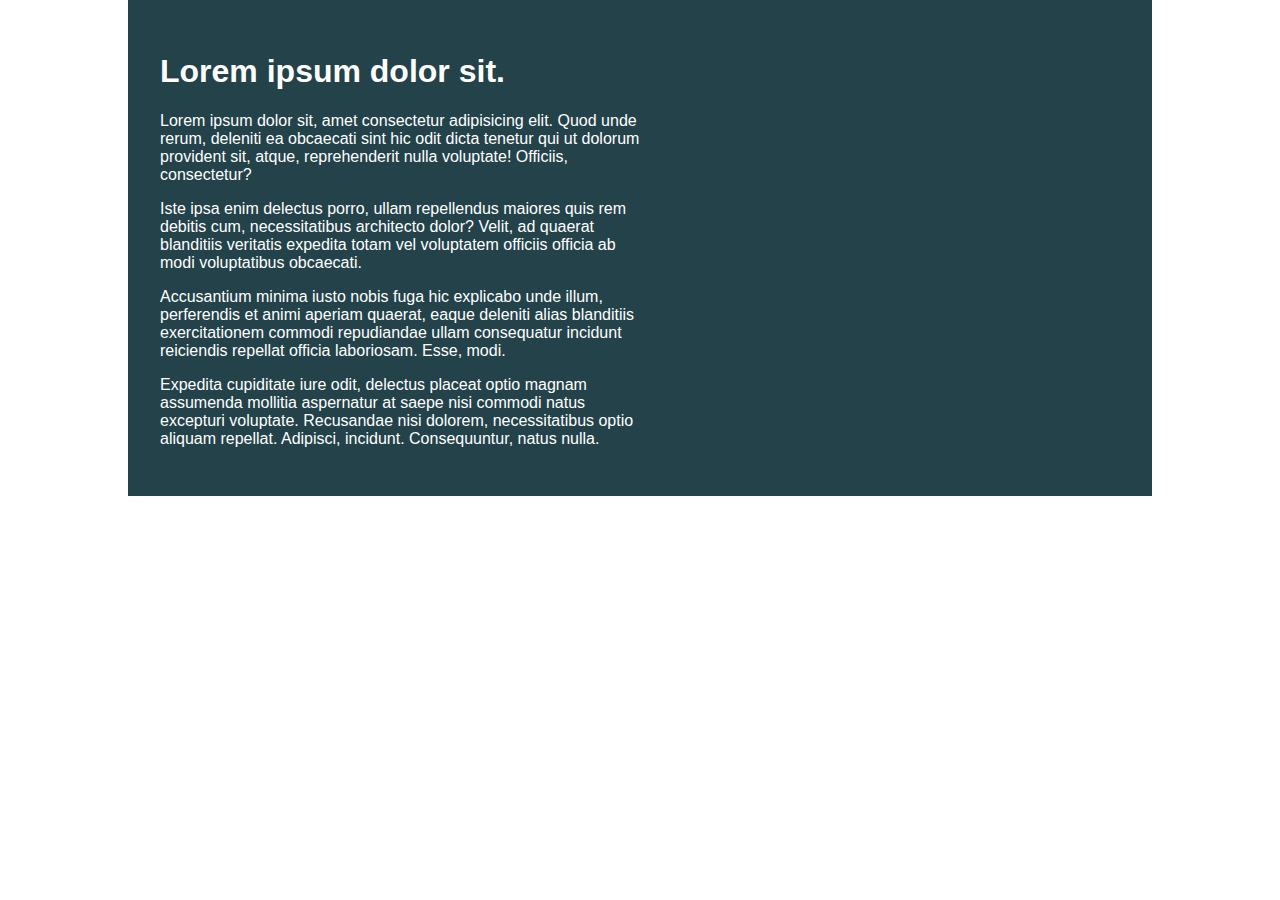
<file: Challenge 1/index.html>
<!DOCTYPE html>
<html lang="en">

<head>
    <meta charset="UTF-8">
    <meta name="viewport" content="width=device-width, initial-scale=1.0">
    <title>Day 01</title>

    <link rel="stylesheet" href="style.css">
</head>

<body>
    <div class="container">
        <div class="intro-content">
            <h1>Lorem ipsum dolor sit.</h1>
            <p>Lorem ipsum dolor sit, amet consectetur adipisicing elit. Quod unde rerum, deleniti ea obcaecati sint hic
                odit dicta tenetur qui ut dolorum provident sit, atque, reprehenderit nulla voluptate! Officiis,
                consectetur?</p>
            <p>Iste ipsa enim delectus porro, ullam repellendus maiores quis rem debitis cum, necessitatibus architecto
                dolor? Velit, ad quaerat blanditiis veritatis expedita totam vel voluptatem officiis officia ab modi
                voluptatibus obcaecati.</p>
            <p>Accusantium minima iusto nobis fuga hic explicabo unde illum, perferendis et animi aperiam quaerat, eaque
                deleniti alias blanditiis exercitationem commodi repudiandae ullam consequatur incidunt reiciendis
                repellat officia laboriosam. Esse, modi.</p>
            <p>Expedita cupiditate iure odit, delectus placeat optio magnam assumenda mollitia aspernatur at saepe nisi
                commodi natus excepturi voluptate. Recusandae nisi dolorem, necessitatibus optio aliquam repellat.
                Adipisci, incidunt. Consequuntur, natus nulla.</p>
        </div>
    </div>
</body>

</html>
</file>
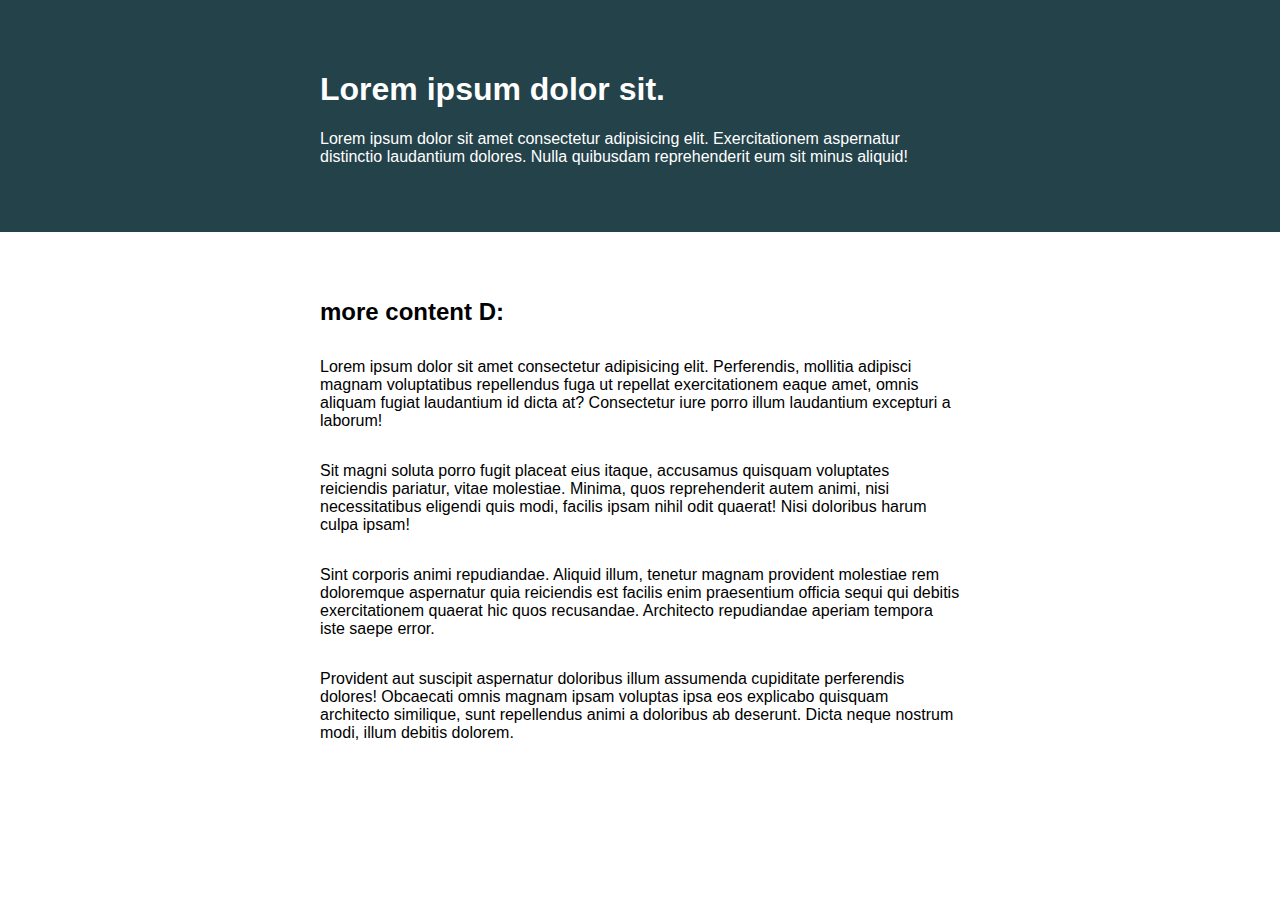
<file: Challenge 2/index.html>
<!DOCTYPE html>
<html lang="en">
<head> 
    <meta charset="UTF-8">
    <meta name="viewport" content="width=device-width, initial-scale=1.0">
    <title>Day 01</title>
 
    <link rel="stylesheet" href="style.css">
</head>
<body>

    <div class="container">
        <div class="intro-content">
            <h1>Lorem ipsum dolor sit.</h1>
            <p>Lorem ipsum dolor sit amet consectetur adipisicing elit. Exercitationem aspernatur distinctio laudantium dolores. Nulla quibusdam reprehenderit eum sit minus aliquid!</p>
        </div>
    </div>


    <div class="container">
        <h2 class="description-title">more content D:</h2>
        <p class="description-text">Lorem ipsum dolor sit amet consectetur adipisicing elit. Perferendis, mollitia adipisci magnam voluptatibus repellendus fuga ut repellat exercitationem eaque amet, omnis aliquam fugiat laudantium id dicta at? Consectetur iure porro illum laudantium excepturi a laborum!</p>
        <p class="description-text">Sit magni soluta porro fugit placeat eius itaque, accusamus quisquam voluptates reiciendis pariatur, vitae molestiae. Minima, quos reprehenderit autem animi, nisi necessitatibus eligendi quis modi, facilis ipsam nihil odit quaerat! Nisi doloribus harum culpa ipsam!</p>
        <p class="description-text">Sint corporis animi repudiandae. Aliquid illum, tenetur magnam provident molestiae rem doloremque aspernatur quia reiciendis est facilis enim praesentium officia sequi qui debitis exercitationem quaerat hic quos recusandae. Architecto repudiandae aperiam tempora iste saepe error.</p>
        <p class="description-text">Provident aut suscipit aspernatur doloribus illum assumenda cupiditate perferendis dolores! Obcaecati omnis magnam ipsam voluptas ipsa eos explicabo quisquam architecto similique, sunt repellendus animi a doloribus ab deserunt. Dicta neque nostrum modi, illum debitis dolorem.</p>
    </div>


</body>
</html>
</file>
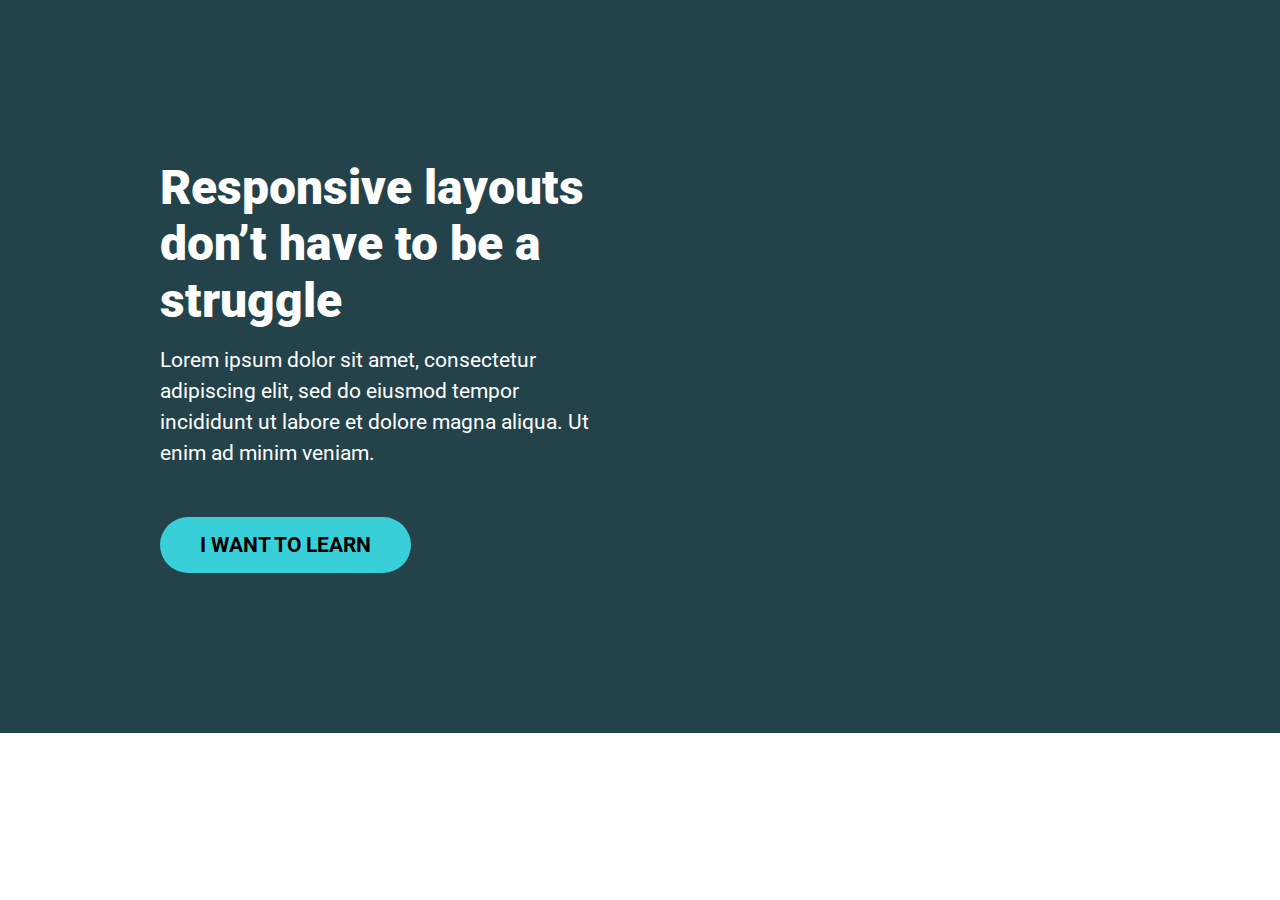
<file: Challenge 3/index.html>
<!DOCTYPE html>
<html>
<head>
  <meta charset='utf-8'>
  <meta http-equiv='X-UA-Compatible' content='IE=edge'>
  <title>Challenge 3</title>
  <meta name='viewport' content='width=device-width, initial-scale=1'>
  <link rel='stylesheet' type='text/css' media='screen' href='style.css'>
  <link rel="preconnect" href="https://fonts.googleapis.com">
  <link rel="preconnect" href="https://fonts.gstatic.com" crossorigin>
  <link href="https://fonts.googleapis.com/css2?family=Roboto:wght@400;700;900&display=swap" rel="stylesheet">
</head>
<body>
  <div class="container">
    <div class="container__title">
      Responsive layouts don’t have
      to be a struggle
    </div>
    <div class="container__description">
      Lorem ipsum dolor sit amet, consectetur adipiscing elit, sed do eiusmod
      tempor incididunt ut labore et dolore magna aliqua. Ut enim ad minim
      veniam.
    </div>
    <button class="container__button">
      I WANT TO LEARN
    </button>
  </div>
</body>
</html>
</file>
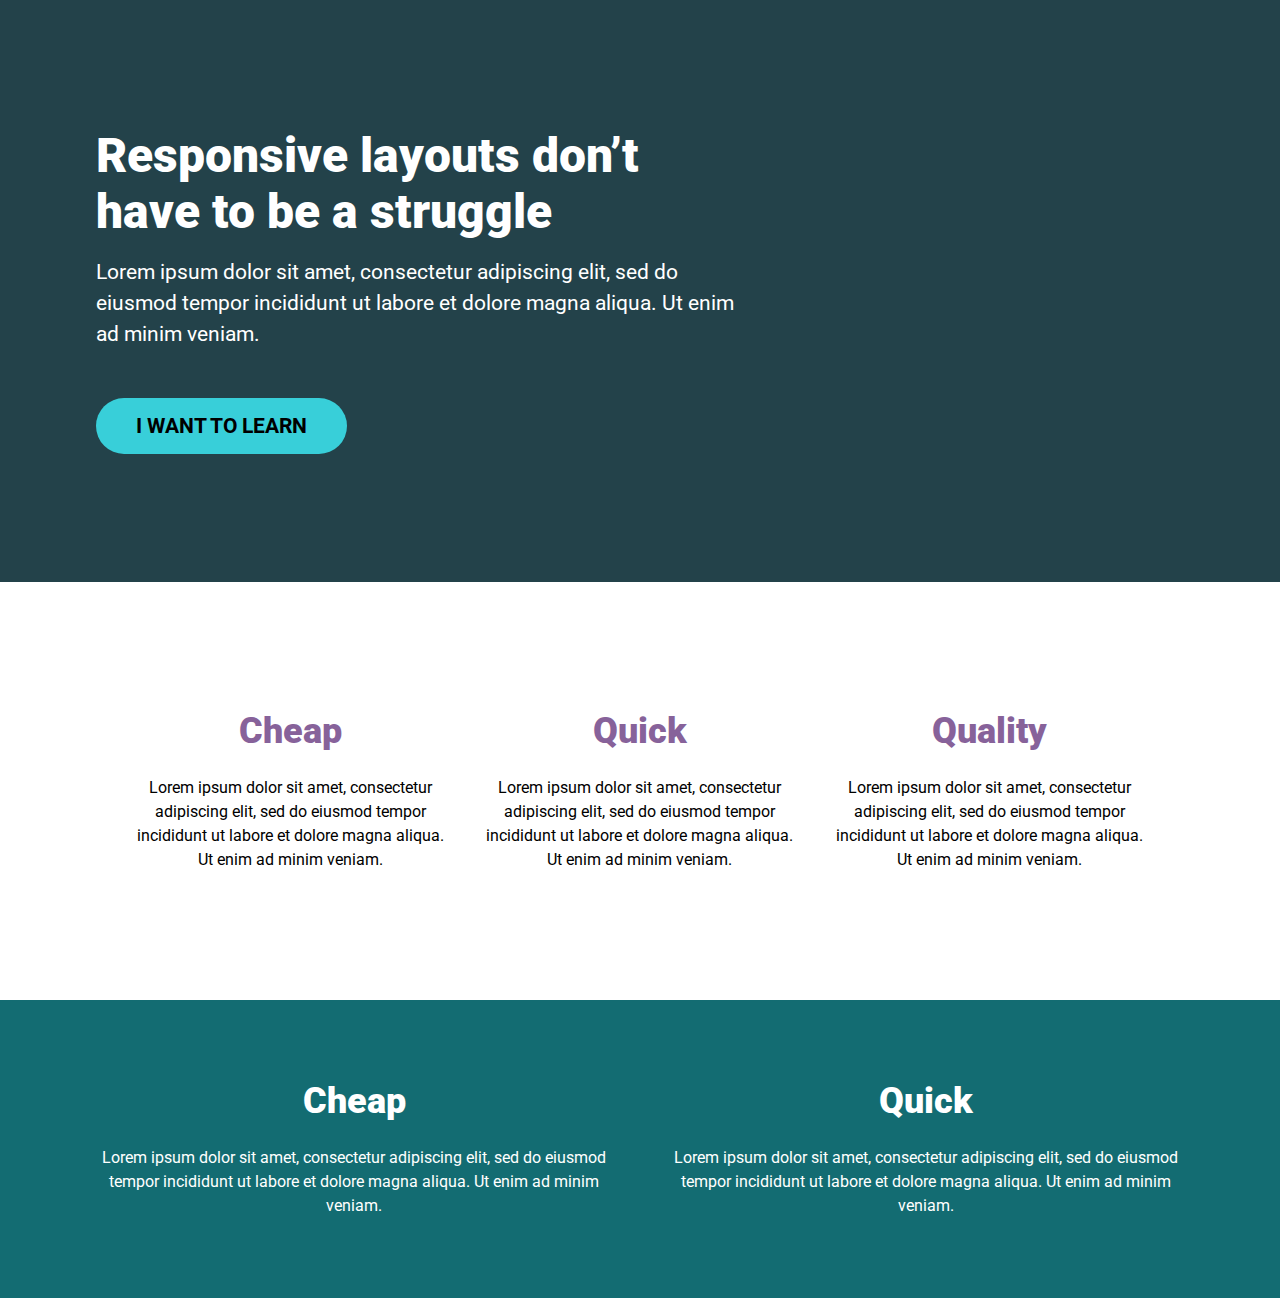
<file: Challenge 4/index.html>
<!DOCTYPE html>
<html>
<head>
  <meta charset='utf-8'>
  <meta http-equiv='X-UA-Compatible' content='IE=edge'>
  <title>Challenge 4</title>
  <meta name='viewport' content='width=device-width, initial-scale=1'>
  <link rel='stylesheet' type='text/css' media='screen' href='style.css'>
  <link rel="preconnect" href="https://fonts.googleapis.com">
  <link rel="preconnect" href="https://fonts.gstatic.com" crossorigin>
  <link href="https://fonts.googleapis.com/css2?family=Roboto:wght@400;700;900&display=swap" rel="stylesheet">
</head>
<body>
  <div class="container">
    <div class="container__title">
      Responsive layouts don’t have
      to be a struggle
    </div>
    <div class="container__description">
      Lorem ipsum dolor sit amet, consectetur adipiscing elit, sed do eiusmod
      tempor incididunt ut labore et dolore magna aliqua. Ut enim ad minim
      veniam.
    </div>
    <button class="container__button">
      I WANT TO LEARN
    </button>
  </div>
  <div class="container">
    <div class="container__card">
      <div class="card__title">Cheap</div>
      <div class="card__description">
        Lorem ipsum dolor sit amet, consectetur
        adipiscing elit, sed do eiusmod tempor
        incididunt ut labore et dolore magna
        aliqua. Ut enim ad minim veniam.
      </div>
    </div>
    <div class="container__card">
      <div class="card__title">Quick</div>
      <div class="card__description">
        Lorem ipsum dolor sit amet, consectetur
        adipiscing elit, sed do eiusmod tempor
        incididunt ut labore et dolore magna
        aliqua. Ut enim ad minim veniam.
      </div>
    </div>
    <div class="container__card">
      <div class="card__title">Quality</div>
      <div class="card__description">
        Lorem ipsum dolor sit amet, consectetur
        adipiscing elit, sed do eiusmod tempor
        incididunt ut labore et dolore magna
        aliqua. Ut enim ad minim veniam.
      </div>
    </div>
  </div>
  <div class="container">
    <div class="container__card">
      <div class="card__title">Cheap</div>
      <div class="card__description">
        Lorem ipsum dolor sit amet, consectetur adipiscing elit, sed
        do eiusmod tempor incididunt ut labore et dolore magna
        aliqua. Ut enim ad minim veniam.</div>
    </div>
    <div class="container__card">
      <div class="card__title">Quick</div>
      <div class="card__description">
        Lorem ipsum dolor sit amet, consectetur adipiscing elit, sed
        do eiusmod tempor incididunt ut labore et dolore magna
        aliqua. Ut enim ad minim veniam.</div>
    </div>
  </div>
</body>
</html>
</file>
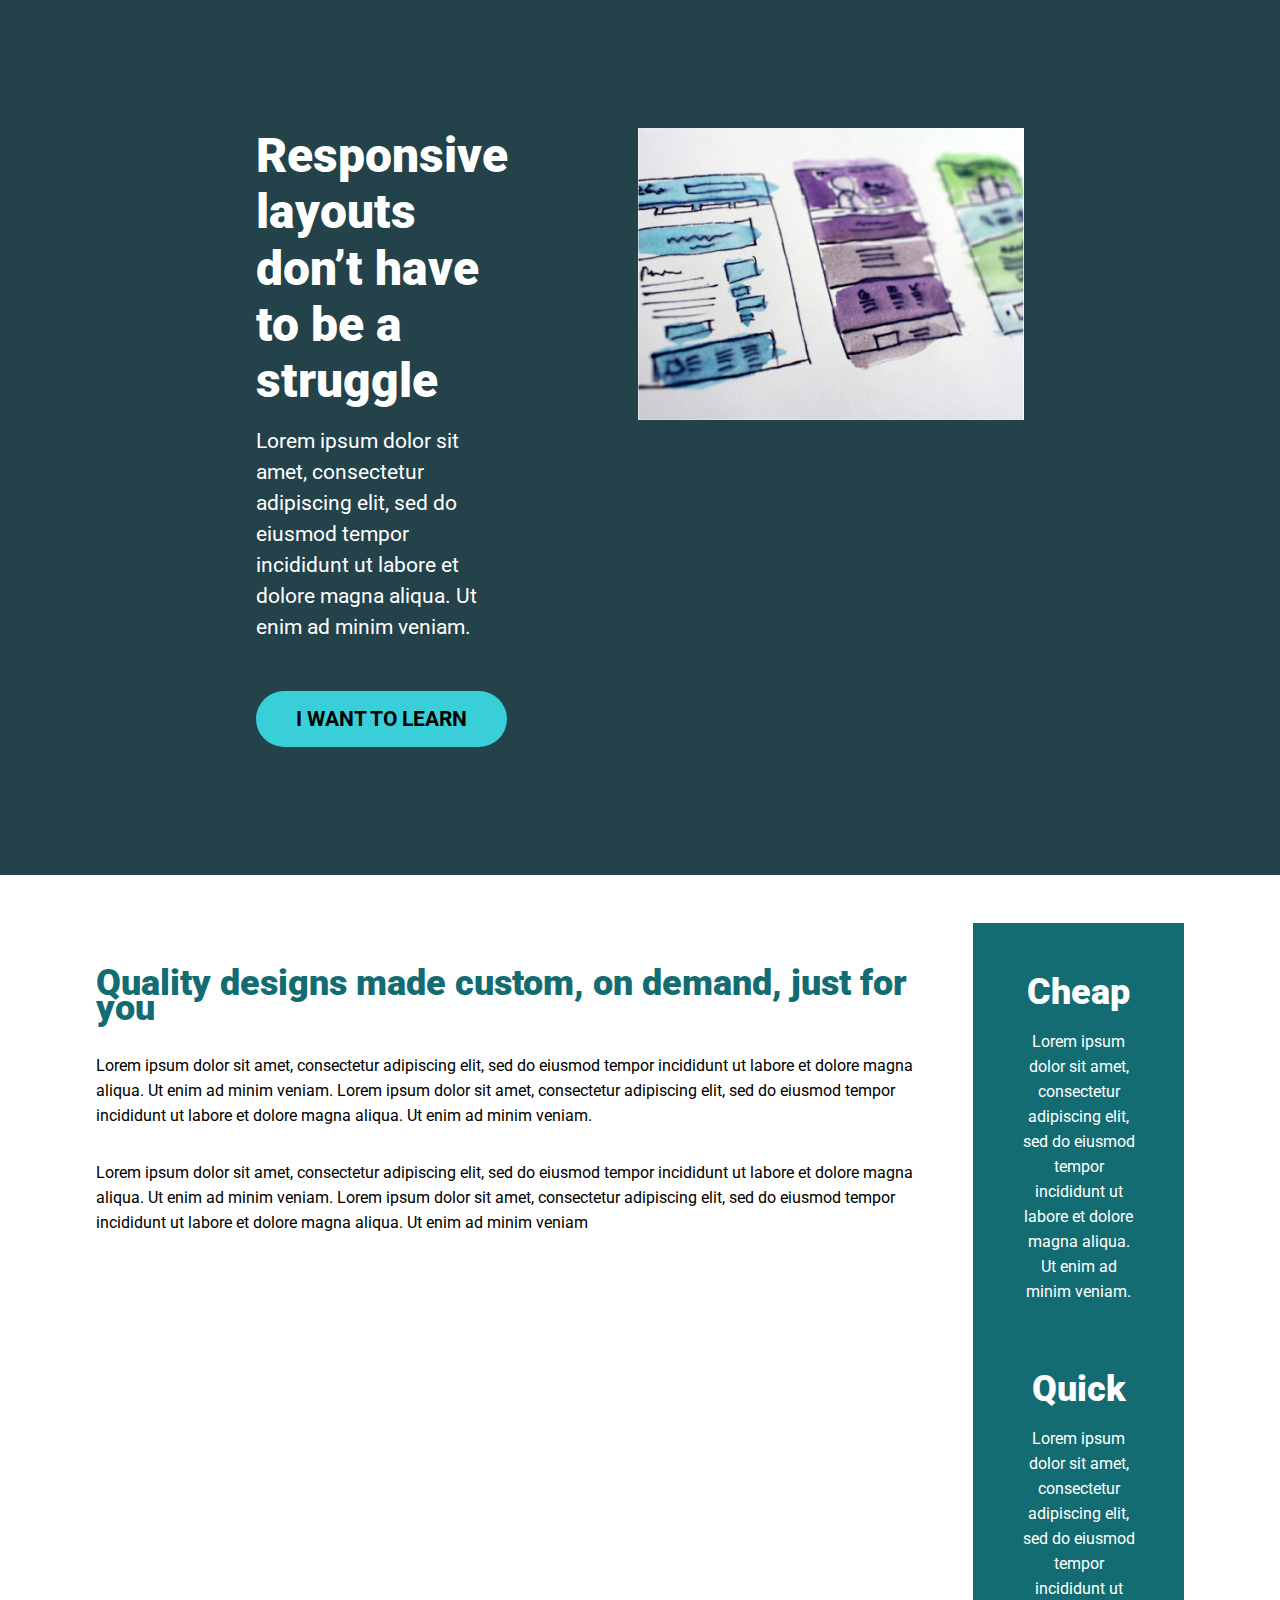
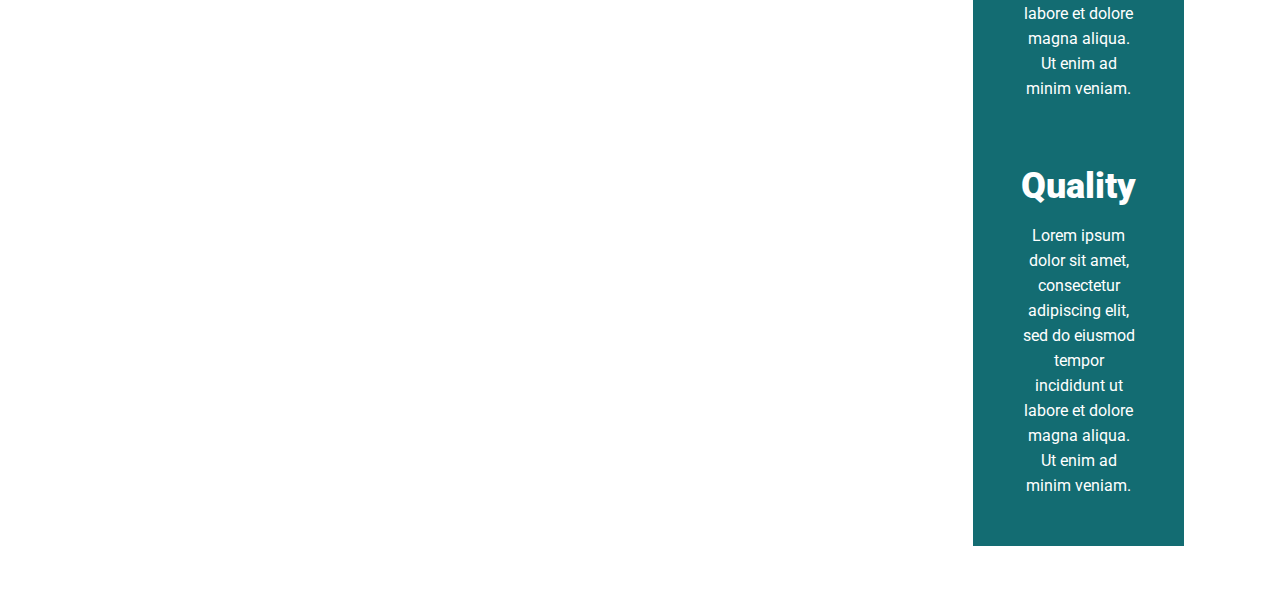
<file: Challenge 5/index.html>
<!DOCTYPE html>
<html>
<head>
  <meta charset='utf-8'>
  <meta http-equiv='X-UA-Compatible' content='IE=edge'>
  <title>Challenge 5</title>
  <meta name='viewport' content='width=device-width, initial-scale=1'>
  <link rel='stylesheet' type='text/css' media='screen' href='style.css'>
  <link rel="preconnect" href="https://fonts.googleapis.com">
  <link rel="preconnect" href="https://fonts.gstatic.com" crossorigin>
  <link href="https://fonts.googleapis.com/css2?family=Roboto:wght@400;700;900&display=swap" rel="stylesheet">
</head>
<body>
  <div class="container">
    <div>
      <h1 class="container__title">
        Responsive layouts don’t have
        to be a struggle
      </h1>
      <p class="container__description">
        Lorem ipsum dolor sit amet, consectetur adipiscing elit, sed do eiusmod
        tempor incididunt ut labore et dolore magna aliqua. Ut enim ad minim
        veniam.
      </p>
      <button class="container__button">
        I WANT TO LEARN
      </button>
    </div>
    <img class="container__image" src="./img/hero-img.jpg" alt="hero">
  </div>
  <div class="container">
    <main class="container__content">
      <h1 class="container__title">
        Quality designs made custom, on demand,
        just for you
      </h1>
      <p class="container__description">
        Lorem ipsum dolor sit amet, consectetur adipiscing elit, sed do eiusmod
        tempor incididunt ut labore et dolore magna aliqua. Ut enim ad minim
        veniam. Lorem ipsum dolor sit amet, consectetur adipiscing elit, sed do
        eiusmod tempor incididunt ut labore et dolore magna aliqua. Ut enim ad
        minim veniam.
      </p>
      <p class="container__description">
        Lorem ipsum dolor sit amet, consectetur adipiscing elit, sed do eiusmod
        tempor incididunt ut labore et dolore magna aliqua. Ut enim ad minim
        veniam. Lorem ipsum dolor sit amet, consectetur adipiscing elit, sed do
        eiusmod tempor incididunt ut labore et dolore magna aliqua. Ut enim ad
        minim veniam
      </p>
    </main>
    <aside class="container__list">
      <div class="container__card">
        <h2 class="card__title">Cheap</h2>
        <p class="card__description">
          Lorem ipsum dolor sit amet, consectetur adipiscing elit, sed
          do eiusmod tempor incididunt ut labore et dolore magna
          aliqua. Ut enim ad minim veniam.</p>
      </div>
      <div class="container__card">
        <h2 class="card__title">Quick</h2>
        <p class="card__description">
          Lorem ipsum dolor sit amet, consectetur adipiscing elit, sed
          do eiusmod tempor incididunt ut labore et dolore magna
          aliqua. Ut enim ad minim veniam.</p>
      </div>
      <div class="container__card">
        <h2 class="card__title">Quality</h2>
        <p class="card__description">
          Lorem ipsum dolor sit amet, consectetur adipiscing elit, sed
          do eiusmod tempor incididunt ut labore et dolore magna
          aliqua. Ut enim ad minim veniam.</p>
      </div>
    </aside>
  </div>
</body>
</html>
</file>
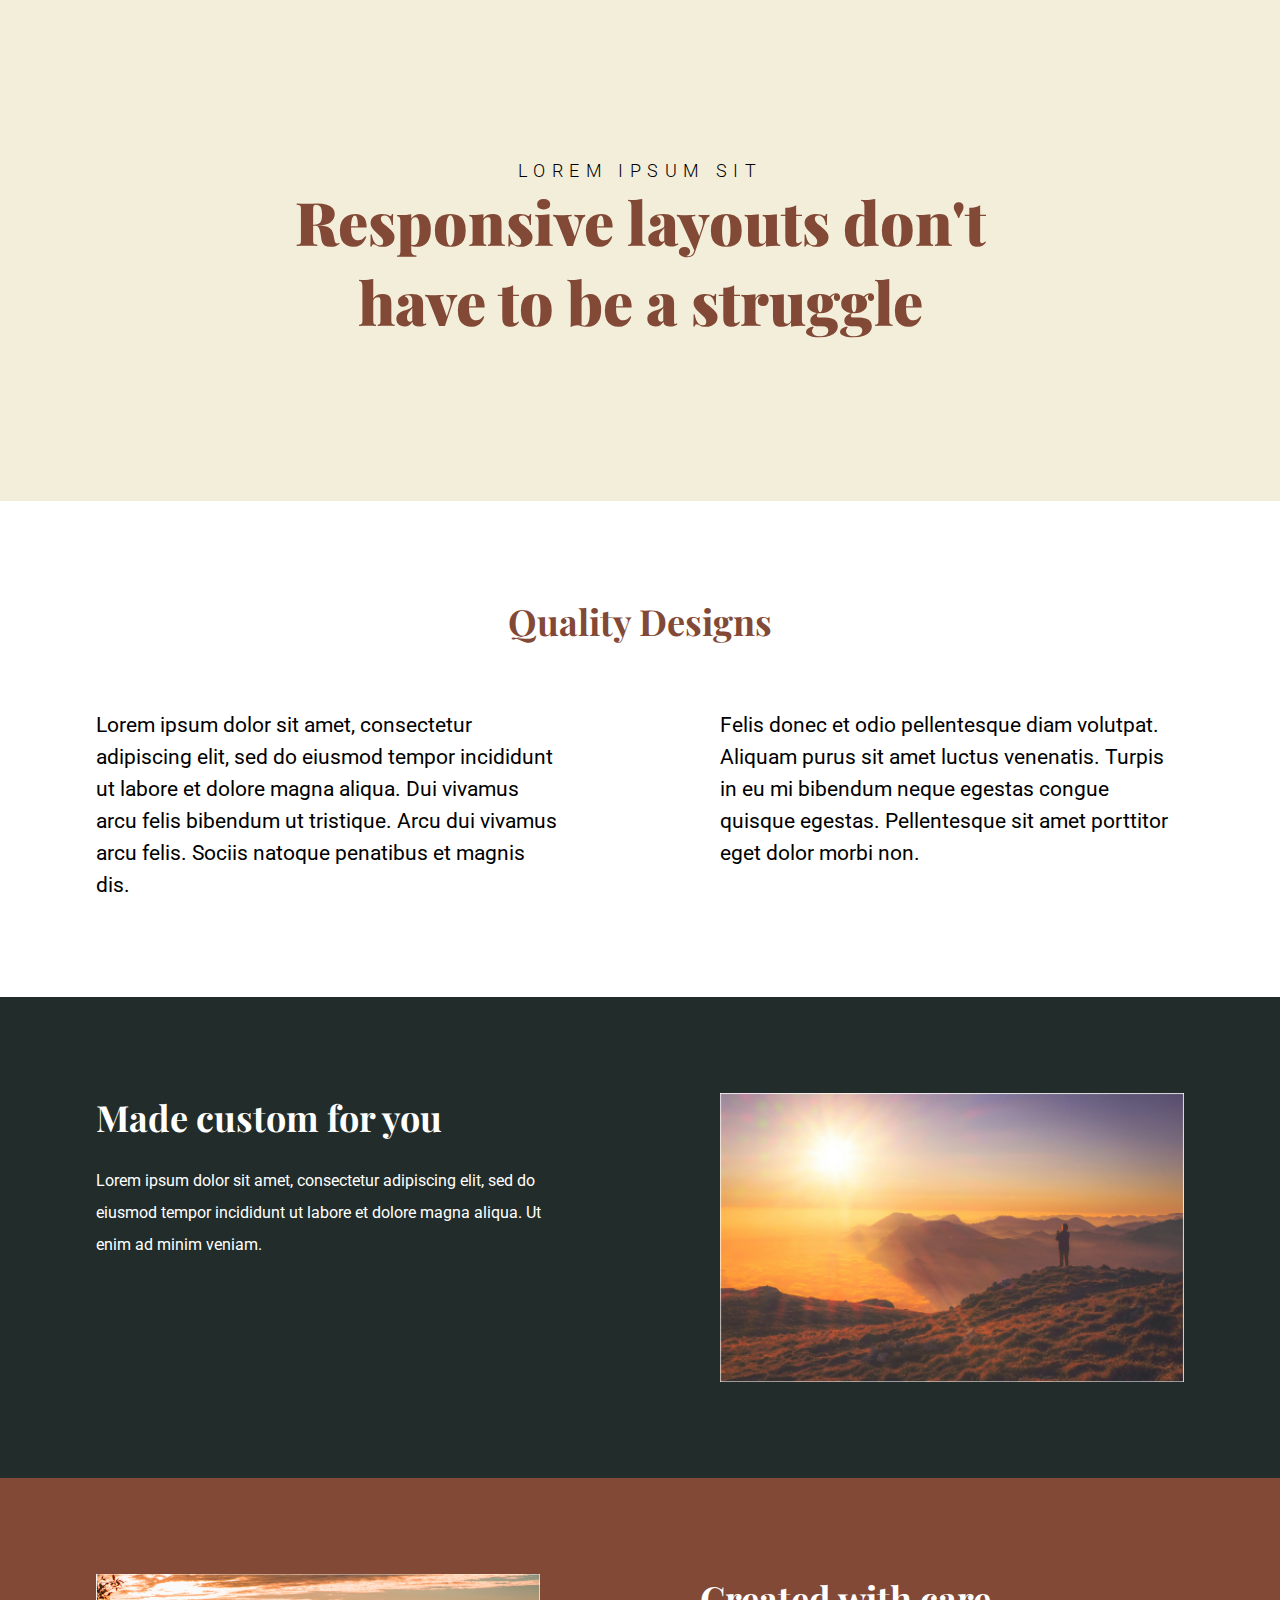
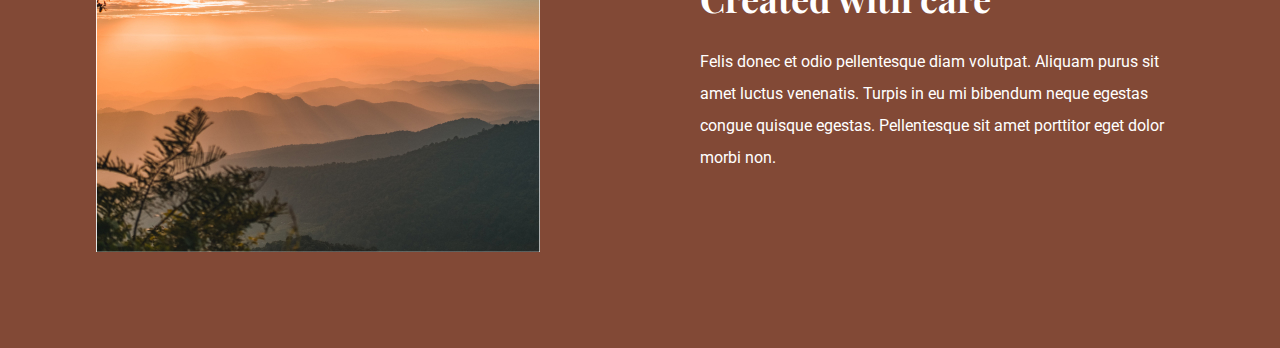
<file: Challenge 7/index.html>
<!DOCTYPE html>
<html>
<head>
  <meta charset='utf-8'>
  <meta http-equiv='X-UA-Compatible' content='IE=edge'>
  <title>Challenge 7</title>
  <meta name='viewport' content='width=device-width, initial-scale=1'>
  <link rel='stylesheet' type='text/css' media='screen' href='style.css'>
  <link rel="preconnect" href="https://fonts.googleapis.com">
  <link rel="preconnect" href="https://fonts.gstatic.com" crossorigin>
  <link href="https://fonts.googleapis.com/css2?family=Roboto:wght@300;400&display=swap" rel="stylesheet">
  <link href="https://fonts.googleapis.com/css2?family=Playfair+Display:wght@900&display=swap" rel="stylesheet">
</head>
<body>
  <div class="hero">
    <h6 class="hero__subtext">
      LOREM IPSUM SIT
    </h6>
    <h1 class="hero__title">
      Responsive layouts don't <br>
      have to be a struggle
    </h1>
  </div>
  <section class="quality">
    <h2 class="quality__title">
      Quality Designs
    </h2>
    <span class="quality__text">
      <p>
        Lorem ipsum dolor sit amet, consectetur adipiscing elit,
        sed do eiusmod tempor incididunt ut labore et dolore
        magna aliqua. Dui vivamus arcu felis bibendum ut
        tristique. Arcu dui vivamus arcu felis. Sociis natoque
        penatibus et magnis dis.
      </p>
      <p>
        Felis donec et odio pellentesque diam volutpat. Aliquam
        purus sit amet luctus venenatis. Turpis in eu mi
        bibendum neque egestas congue quisque egestas.
        Pellentesque sit amet porttitor eget dolor morbi non.
      </p>
    </span>
  </section>
  <section class="custom">
    <div class="container">
      <div class="custom__description">
        <h2 class="custom__title">Made custom for you</h2>
        <span class="custom__text">
          Lorem ipsum dolor sit amet, consectetur adipiscing elit,
          sed do eiusmod tempor incididunt ut labore et dolore
          magna aliqua. Ut enim ad minim veniam.
        </span>
      </div>
      <img src="./assets/images/image-01.jpg" alt="image-1" class="custom__image">
    </div>
  </section>
  <section class="care">
    <div class="container">
      <img src="./assets/images/image-02.jpg" alt="image-2" class="care__image">
      <div class="care__description">
        <h2 class="care__title">Created with care</h2>
        <span class="care__text">
          Felis donec et odio pellentesque diam volutpat. Aliquam
          purus sit amet luctus venenatis. Turpis in eu mi
          bibendum neque egestas congue quisque egestas.
          Pellentesque sit amet porttitor eget dolor morbi non.
        </span>
      </div>
    </div>
  </section>
</body>
</html>
</file>
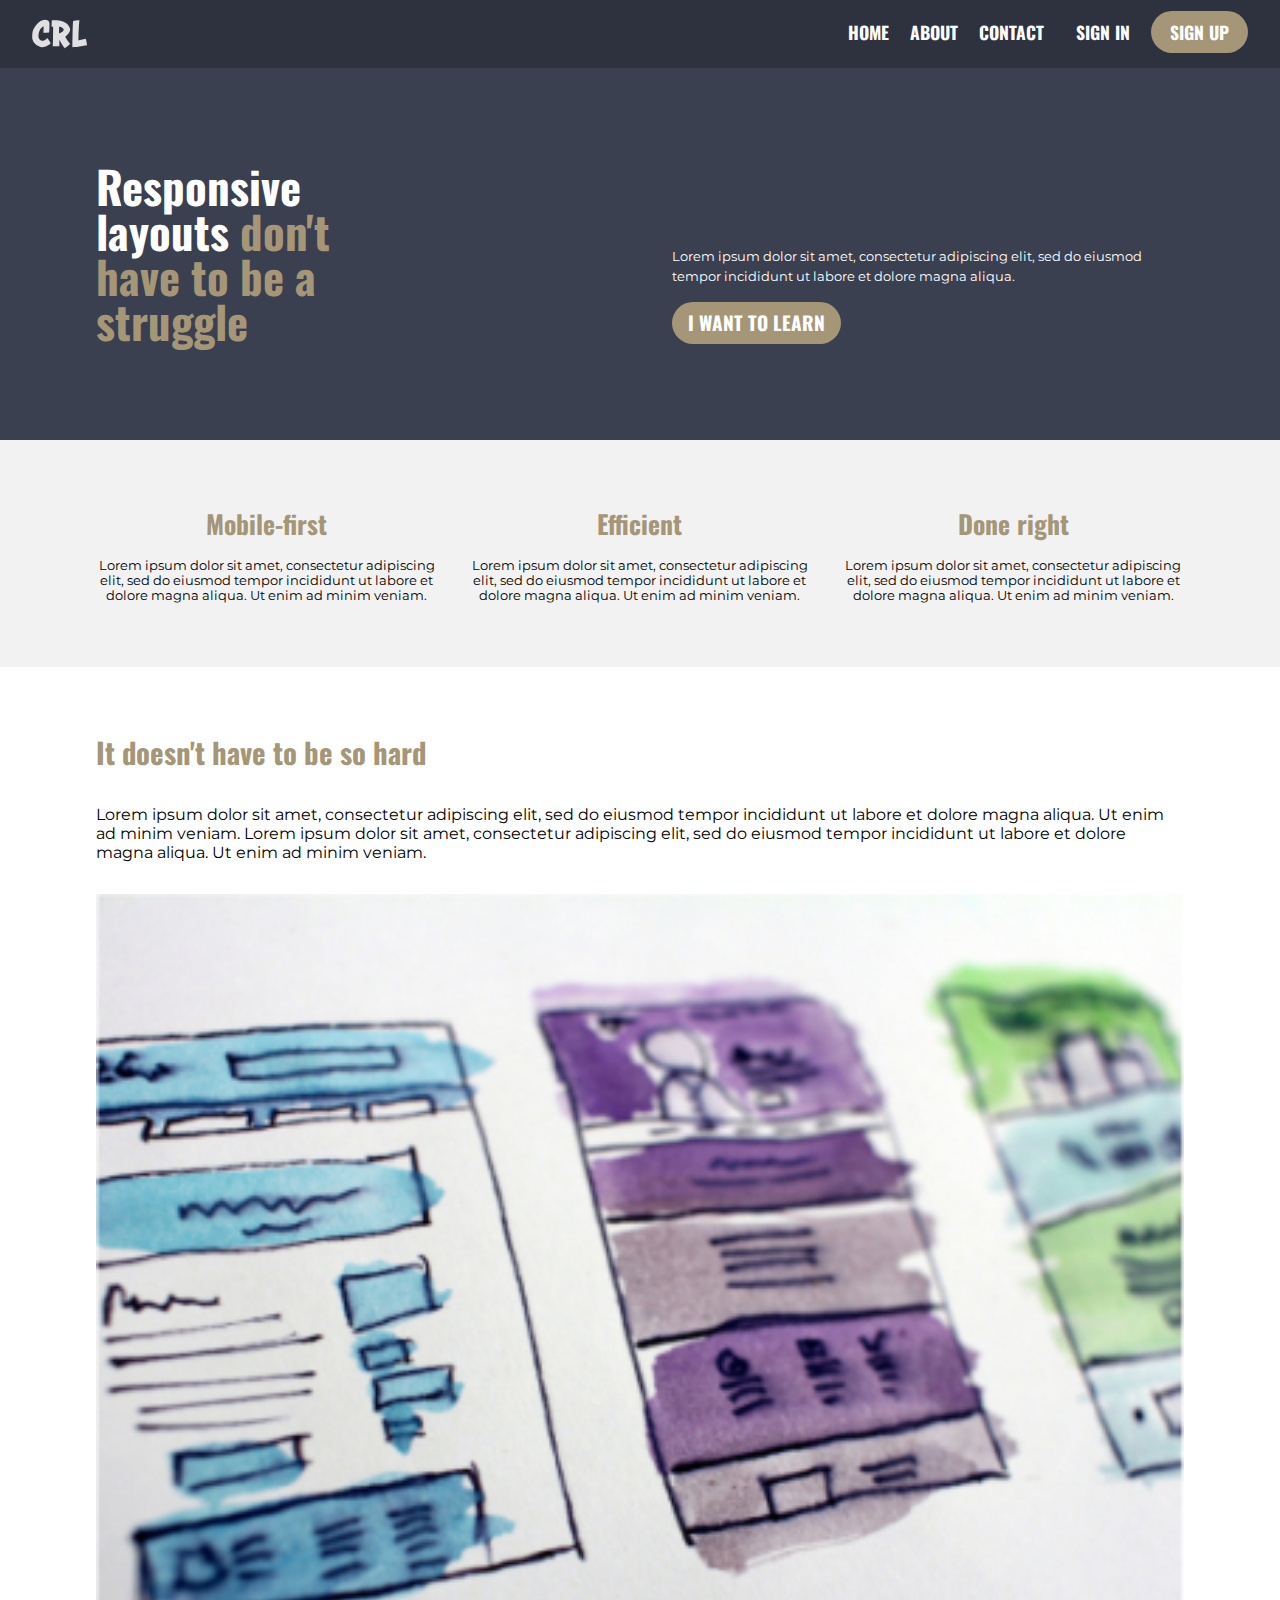
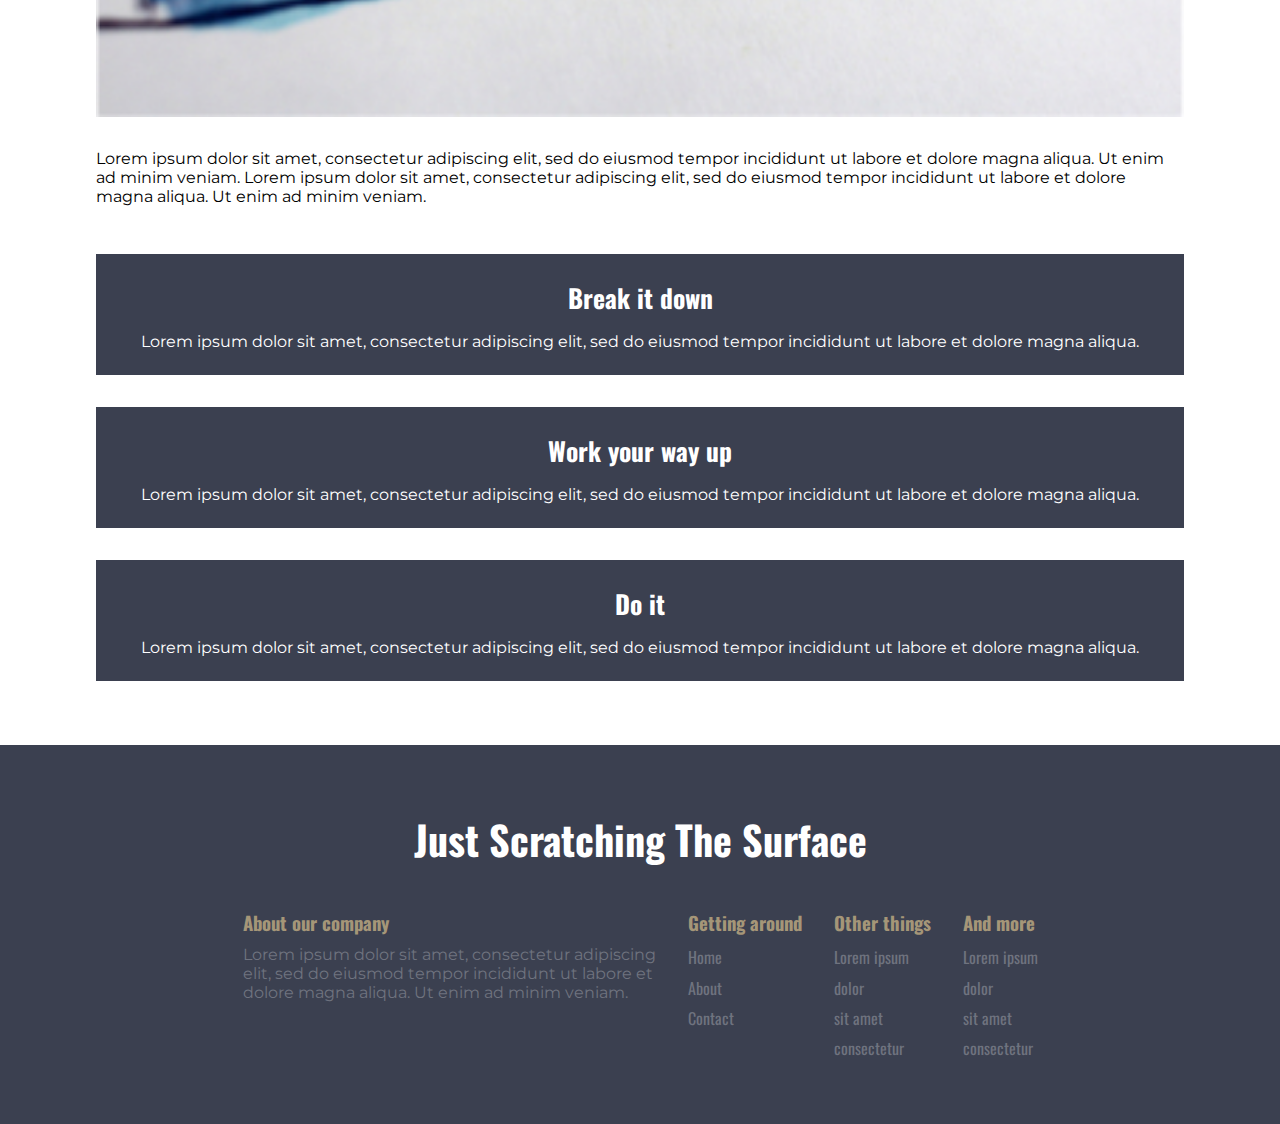
<file: Challenge 8/index.html>
<!DOCTYPE html>
<html>
<head>
  <meta charset='utf-8'>
  <meta http-equiv='X-UA-Compatible' content='IE=edge'>
  <title>Challenge 8</title>
  <meta name='viewport' content='width=device-width, initial-scale=1'>
  <link rel='stylesheet' type='text/css' media='screen' href='style.css'>
  <link rel="preconnect" href="https://fonts.googleapis.com">
  <link rel="preconnect" href="https://fonts.gstatic.com" crossorigin>
  <link href="https://fonts.googleapis.com/css2?family=Oswald:wght@200..700&display=swap" rel="stylesheet">
  <link href="https://fonts.googleapis.com/css2?family=Montserrat:ital@0;1&family=Oswald:wght@200..700&display=swap" rel="stylesheet">
</head>
<body>
  <header class="header">
    <img src="./assets/images/logo.svg" alt="logo">
    <nav class="nav">
      <div class="nav__links">
        <a href="">home</a>
        <a href="">about</a>
        <a href="">contact</a>
      </div>
      <div class="nav__account">
        <a href="">sign in</a>
        <a class="nav__account--button" href="">sign up</a>
      </div>
    </nav>
  </header>
  <main class="hero">
    <div class="container">
      <h1 class="hero__title">
        Responsive <br>
        layouts 
        <span class="hero__title--brown">
          don't <br>
          have to be a <br>
          struggle
        </span>
      </h1>
      <div class="hero__description">
        <span class="hero__text">
          Lorem ipsum dolor sit amet, consectetur
          adipiscing elit, sed do eiusmod tempor
          incididunt ut labore et dolore magna aliqua.
        </span>
        <a class="hero__button">
          I want to learn
        </a>
      </div>
    </div>
  </main>
  <section class="qualities">
    <div class="container">
      <div class="qualities-item">
        <h3>Mobile-first</h3>
        <span>
          Lorem ipsum dolor sit amet,
          consectetur adipiscing elit, sed do
          eiusmod tempor incididunt ut
          labore et dolore magna aliqua. Ut
          enim ad minim veniam.
        </span>
      </div>
      <div class="qualities-item">
        <h3>Efficient</h3>
        <span>
          Lorem ipsum dolor sit amet,
          consectetur adipiscing elit, sed do
          eiusmod tempor incididunt ut
          labore et dolore magna aliqua. Ut
          enim ad minim veniam.
        </span>
      </div>
      <div class="qualities-item">
        <h3>Done right</h3>
        <span>
          Lorem ipsum dolor sit amet,
          consectetur adipiscing elit, sed do
          eiusmod tempor incididunt ut
          labore et dolore magna aliqua. Ut
          enim ad minim veniam.
        </span>
      </div>
    </div>
  </section>
  <section class="make-it">
    <div class="container">
      <div class="make-it__description">
        <h2>It doesn't have to be so hard</h2>
        <span>
          Lorem ipsum dolor sit amet, consectetur adipiscing elit, sed do
          eiusmod tempor incididunt ut labore et dolore magna aliqua. Ut
          enim ad minim veniam. Lorem ipsum dolor sit amet, consectetur
          adipiscing elit, sed do eiusmod tempor incididunt ut labore et
          dolore magna aliqua. Ut enim ad minim veniam.
        </span>
        <img src="./assets/images/hero-img.jpg" alt="">
        <span>
          Lorem ipsum dolor sit amet, consectetur adipiscing elit, sed do
          eiusmod tempor incididunt ut labore et dolore magna aliqua. Ut
          enim ad minim veniam. Lorem ipsum dolor sit amet, consectetur
          adipiscing elit, sed do eiusmod tempor incididunt ut labore et
          dolore magna aliqua. Ut enim ad minim veniam.
        </span>
      </div>
      <div class="make-it__items">
        <div class="make-it__item">
          <h3>Break it down</h3>
          <span>
            Lorem ipsum dolor sit amet,
            consectetur adipiscing elit, sed do
            eiusmod tempor incididunt ut
            labore et dolore magna aliqua.
          </span>
        </div>
        <div class="make-it__item">
          <h3>Work your way up</h3>
          <span>
            Lorem ipsum dolor sit amet,
            consectetur adipiscing elit, sed do
            eiusmod tempor incididunt ut
            labore et dolore magna aliqua.
          </span>
        </div>
        <div class="make-it__item">
          <h3>Do it</h3>
          <span>
            Lorem ipsum dolor sit amet,
            consectetur adipiscing elit, sed do
            eiusmod tempor incididunt ut
            labore et dolore magna aliqua.
          </span>
        </div>
      </div>
    </div>
  </section>
  <footer class="footer">
    <div class="container">
      <h1 class="footer__title">
        just scratching the surface
      </h1>
      <div class="footer__information">
        <div class="information__item">
          <h3 class="information__title">About our company</h3>
          <span class="information__description">
            Lorem ipsum dolor sit amet, consectetur adipiscing <br>
            elit, sed do eiusmod tempor incididunt ut labore et <br>
            dolore magna aliqua. Ut enim ad minim veniam.
          </span>
        </div>
        <div class="information__item">
          <h3 class="information__title">Getting around</h3>
          <span class="information__description">
            <span>Home</span>
            <span>About</span>
            <span>Contact</span>
          </span>
        </div>
        <div class="information__item">
          <h3 class="information__title">Other things</h3>
          <span class="information__description">
            <span>Lorem ipsum</span>
            <span>dolor</span>
            <span>sit amet</span>
            <span>consectetur</span>
          </span>
        </div>
        <div class="information__item">
          <h3 class="information__title">And more</h3>
          <span class="information__description">
            <span>Lorem ipsum</span>
            <span>dolor </span>
            <span>sit amet</span>
            <span>consectetur</span>
          </span>
        </div>
      </div>
    </div>
  </footer>
</body>
</html>
</file>
<file: Challenge 1/style.css>
/* INSTRUCTIONS
 *
 * 1) Limit the total width of
 *    the .intro-conent to about half
 *    of it's parent
 *
 * 2) Stop the text from overflowing
 *    out the bottom at small screen
 *    widths
 *
 * You may modify the HTML if needed
 *
 */

* {
  box-sizing: border-box;
}

body {
  margin: 0;
  font-family: sans-serif;
}

.container {
  background: #23424a;
  color: white;

  width: 80%;
  margin: 0 auto;

  padding: 2em;
}

.intro-content {
  width: 50%;
}
</file>
<file: Challenge 2/style.css>
/* INSTRUCTIONS
 *
 * 1) Keep the text inside .intro-content
 *    in the same place, but have the background
 *    extend from one side of the viewport
 *    to the other, no matter how wide or narrow
 *    the browser is.
 *
 * 2) Limit the maximum width of the text in the
 *    bottom area.
 *
 * You may modify the HTML if needed
 * (you probably should for this challenge)
 *
 */

* {
  box-sizing: border-box;
}

body {
  margin: 0;
  font-family: sans-serif;
}

.container {
  padding: 50px 0;
}

.container:first-of-type {
  color: white;
  background: #23424a;
}

.intro-content,
.description-title,
.description-text {
  margin: 0 auto;
  width: 50%;
  max-width: 750px;
}

.description-title,
.description-text {
  padding: 1rem 0;
}
</file>
<file: Challenge 3/style.css>
* {
  margin: 0;
  box-sizing: border-box;
  font-family: 'Roboto';
}

.container {
  padding: 10rem 10rem;
  color: white;
  background-color: #23424A;
}

.container__title,
.container__description {
  width: 45%;
}

.container__title {
  font-size: 48px;
  font-weight: 900;
  line-height: 56.31px;
}

.container__description {
  margin: 1rem 0 3rem 0;
  font-size: 21px;
  font-weight: 400;
  line-height: 31px;
}

.container__button {
  padding: 1rem 2.5rem;
  color: black;
  background-color: #38CFD9;
  border: none;
  border-radius: 2rem;
  font-size: 21px;
  font-weight: 700;
}
</file>
<file: Challenge 4/style.css>
* {
  margin: 0;
  box-sizing: border-box;
  font-family: 'Roboto';
}

.container:first-of-type {
  padding: 8rem 6rem;
  color: white;
  background-color: #23424A;
}

.container__title,
.container__description {
  width: 60%;
}

.container__title {
  font-size: 48px;
  font-weight: 900;
  line-height: 56.31px;
}

.container__description {
  margin: 1rem 0 3rem 0;
  font-size: 21px;
  font-weight: 400;
  line-height: 31px;
}

.container__button {
  padding: 1rem 2.5rem;
  color: black;
  background-color: #38CFD9;
  border: none;
  border-radius: 2rem;
  font-size: 21px;
  font-weight: 700;
}

.container__button:hover {
  cursor: pointer;
  opacity: 70%;
}

.container:nth-child(2) {
  padding: 8rem;
  display: flex;
  justify-content: space-evenly;
  gap: 0 1.5rem;
  text-align: center;
}

.container:nth-child(2) .container__card {
  display: flex;
  flex-direction: column;
  gap: 1.5rem 0;
}

.container:nth-child(2) .card__title {
  color: #87629A;
  font-size: 36px;
  font-weight: 900;
}

.container:nth-child(2) .card__description {
  line-height: 1.5rem;
}

.container:nth-child(3) {
  padding: 5rem;
  display: flex;
  justify-content: space-evenly;
  gap: 0 1.5rem;
  background-color: #136C72;
}

.container:nth-child(3) .container__card {
  display: flex;
  flex-direction: column;
  align-items: center;
  gap: 1.5rem 0;
}

.container:nth-child(3) .card__title {
  color: white;
  font-size: 36px;
  font-weight: 900;
}

.container:nth-child(3) .card__description {
  color: white;
  text-align: center;
  line-height: 1.5rem;
}
</file>
<file: Challenge 5/style.css>
* {
  margin: 0;
  box-sizing: border-box;
  font-family: 'Roboto';
}

.container:first-of-type {
  padding: 8rem 16rem;
  display: flex;
  color: white;
  background-color: #23424A;
}

.container:first-of-type .container__image {
  max-width: 100%;
  align-self: flex-start;
}

.container:first-of-type .container__title,
.container:first-of-type .container__description {
  width: 60%;
}

.container:first-of-type .container__title {
  font-size: 48px;
  font-weight: 900;
  line-height: 56.31px;
}

.container:first-of-type .container__description {
  margin: 1rem 0 3rem 0;
  font-size: 21px;
  font-weight: 400;
  line-height: 31px;
}

.container:first-of-type .container__button {
  padding: 1rem 2.5rem;
  color: black;
  background-color: #38CFD9;
  border: none;
  border-radius: 2rem;
  font-size: 21px;
  font-weight: 700;
}

.container:first-of-type .container__button:hover {
  cursor: pointer;
  opacity: 70%;
}

.container:nth-child(2) {
  padding: 3rem 6rem;
  display: flex;
  justify-content: space-between;
  background-color: white;
}

.container__content .container__title {
  color: #136C72;
  font-weight: 900;
  font-size: 36px;
}

.container__content {
  padding: 3rem 2rem 3rem 0;
  display: flex;
  flex-direction: column;
  gap: 2rem 0;
  line-height: 25px;
}

.container__list {
  width: 35%;
  padding: 3rem;
  display: flex;
  flex-direction: column;
  gap: 4rem 0;
  background-color: #136C72;
}

.container__list .container__card {
  display: flex;
  flex-direction: column;
  align-items: center;
  color: white;
}

.container__card .card__title {
  margin-bottom: 1rem;
  font-weight: 900;
  font-size: 36px;
}

.container__card .card__description {
  text-align: center;
  line-height: 25px;
}
</file>
<file: Challenge 7/style.css>
* {
  margin: 0;
  box-sizing: border-box;
  font-family: "Roboto", sans-serif;
}

:root {
  --parchment: #F3EED9;
  --ironstone: #824936;
  --outer-space: #222C2A;
  --white: #fff;
}

img {
  max-width: 100%;
}

.hero {
  padding: 10rem 0;
  text-align: center;
  background-color: var(--parchment);
}

.hero__subtext {
  font-size: 18px;
  font-weight: 300;
  letter-spacing: .4rem;
}

.hero__title {
  color: var(--ironstone);
  font-size: 60px;
  font-family: "Playfair Display", serif;
  font-weight: 900;
}

.quality {
  width: 85%;
  margin: 0 auto;
  padding: 6rem 0;
  display: flex;
  flex-direction: column;
  align-items: center;
  gap: 4rem;
}

.quality__title {
  color: var(--ironstone);
  font-size: 36px;
  font-family: "Playfair Display", serif;
}

.quality__text {
  display: flex;
  gap: 10rem;
  line-height: 2rem;
  font-size: 21px;
}

.custom {
  background-color: var(--outer-space);
}

.care {
  background-color: var(--ironstone);
}

.container {
  width: 85%;
  margin: 0 auto;
  display: flex;
  gap: 10rem;
}

.custom,
.care {
  padding: 6rem 0;
}

.custom__description,
.care__description {
  display: flex;
  flex-direction: column;
  gap: 1.5rem;
  color: white;
}

.custom__title,
.care__title {
  font-size: 36px;
  font-family: "Playfair Display", serif;
}

.custom__text,
.care__text  {  
  line-height: 2rem;
}

.quality__text > p,
.custom__description,
.care__descr.custom__description,
.custom__image,
.care__image {
  width: 100%;
}
</file>
<file: Challenge 8/style.css>
* {
  margin: 0;
  box-sizing: border-box;
  font-family: "Oswald", sans-serif;
}

:root {
  --white: white;
  --charade: #2E323F;
  --donkey-brown: #A59678;
  --bright-gray: #3B4050;
  --storm-gray: #6F737F;
  --concrete: #f2f2f2;
}

img {
  max-width: 100%;
}

.header {
  padding: 1.2rem 2rem;
  display: flex;
  justify-content: space-between;
  background-color: var(--charade);
}

.nav {
  display: flex;
  gap: 2rem;
  font-size: 1.1rem;
  font-weight: bold;
}

.nav__links > a + a,
.nav__account > a + a {
  margin-left: 1rem;
}

.nav__links > a,
.nav__account > a {
  color: var(--white);
  text-decoration: none;
  text-transform: uppercase;
}

.nav__account--button {
  padding: .5rem 1.2rem;
  background-color: var(--donkey-brown);
  border-radius: 2rem;
}

.container {
  width: 85%;
  margin: 0 auto;
}

.hero {
  padding: 6rem 0;
  background-color: var(--bright-gray);
}

.hero .container {
  display: flex;
  gap: 4rem;
}

.hero .container > * {
  width: 100%;
}

.hero__title {
  color: var(--white);
  font-size: 2.8rem;
  font-weight: bold;
  line-height: 1;
}

.hero__title--brown {
  color: var(--donkey-brown);
}

.hero__description {
  display: flex;
  flex-direction: column;
  justify-content: flex-end;
  align-items: center;
  gap: 1rem;
  color: var(--white);
}

.hero__text {
  font-size: .8rem;
  font-family: "Montserrat", sans-serif;
  font-weight: 400;
  line-height: 1.5;
}

.hero__button {
  align-self: flex-start;
  padding: .4rem 1rem;
  background-color: var(--donkey-brown);
  font-size: 1.2rem;
  font-weight: bold;
  border-radius: 2rem;
  text-transform: uppercase;
}

.qualities {
  padding: 4rem 0;
  background-color: var(--concrete);
}

.qualities .container {
  display: flex;
  justify-content: space-between;
  gap: 2rem;
}

.qualities-item {
  display: flex;
  flex-direction: column;
  justify-content: center;
  align-items: center;
  gap: 1rem;
  text-align: center;
}

.qualities-item h3 {
  font-size: 1.6rem;
  font-weight: bold;
  color: var(--donkey-brown);
}

.qualities-item span {
  font-size: .8rem;
  font-family: "Montserrat", sans-serif;
}

.make-it {
  padding: 4rem 0;
}

.make-it .container {
  display: flex;
  flex-direction: column;
  gap: 3rem;
}

.make-it__description {
  display: flex;
  flex-direction: column;
  gap: 2rem;
}

.make-it__description h2 {
  color: var(--donkey-brown);
  font-size: 1.8rem;
  font-weight: bold;
}

.make-it__description span {
  font-family: "Montserrat", sans-serif;
  font-weight: 400;
}

.make-it__items {
  display: flex;
  flex-direction: column;
  gap: 2rem;
}

.make-it__item {
  padding: 1.5rem 2.5rem;
  display: flex;
  flex-direction: column;
  align-items: center;
  gap: 1rem;
  text-align: center;
  color: var(--white);
  background-color: var(--bright-gray);
}

.make-it__item h3 {
  font-size: 1.6rem;
  font-weight: bold;
}

.make-it__item span {
  font-family: "Montserrat", sans-serif;
  font-weight: 400;
}

.footer {
  padding: 4rem 0;
  background-color: var(--bright-gray);
}

.footer .container {
  display: flex;
  flex-direction: column;
  justify-content: center;
  align-items: center;
  gap: 2.5rem;
}

.footer__title {
  color: var(--white);
  font-size: 2.5rem;
  text-transform: capitalize;
}

.footer__information {
  display: flex;
  justify-content: space-between;
  flex-wrap: wrap;
  gap: 2rem;
}

.information__item {
  display: flex;
  flex-direction: column;
  gap: .6rem;
}

.information__title {
  color: var(--donkey-brown);
}

.information__description {
  display: flex;
  flex-direction: column;
  gap: .4rem;
  color: var(--storm-gray);
  font-family: "Montserrat", sans-serif;
}
</file>
